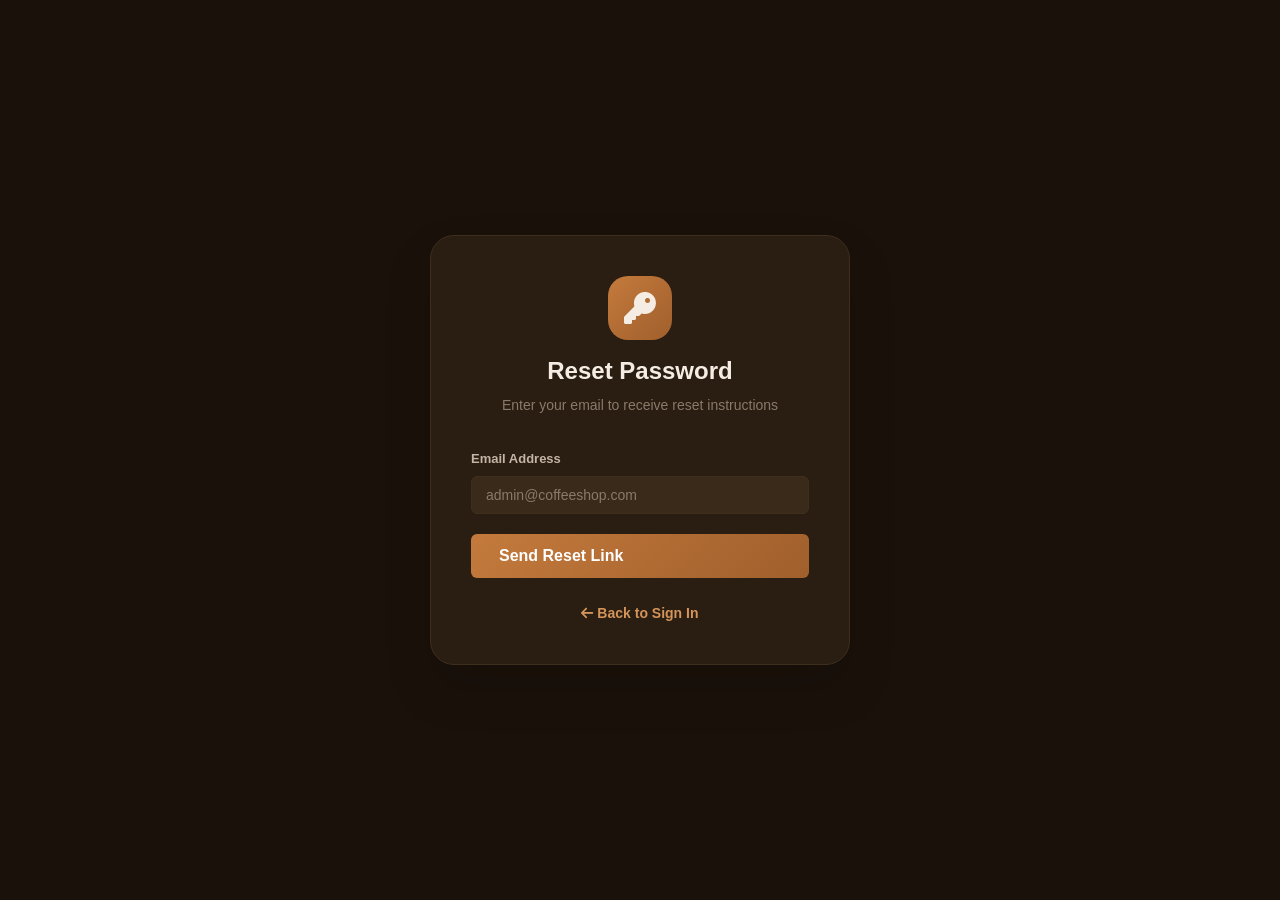
<file: coffe ms/assets/pages/forgot-password.html>
<!DOCTYPE html>
<html lang="en" data-theme="dark">
<head>
  <meta charset="UTF-8">
  <meta name="viewport" content="width=device-width, initial-scale=1.0">
  <title>Forgot Password - Brew & Co.</title>
  <link rel="stylesheet" href="../css/main.css">
  <link rel="stylesheet" href="https://cdnjs.cloudflare.com/ajax/libs/font-awesome/6.5.1/css/all.min.css">
</head>
<body class="auth-page">
  <div class="auth-container">
    <div class="auth-card">
      <div class="auth-logo">
        <div class="icon"><i class="fas fa-key"></i></div>
        <h1>Reset Password</h1>
        <p>Enter your email to receive reset instructions</p>
      </div>
      <form class="auth-form" id="forgot-form" onsubmit="return handleForgot(event)">
        <div class="form-group">
          <label class="form-label">Email Address</label>
          <input class="form-input" type="email" id="forgot-email" placeholder="admin@coffeeshop.com" required>
        </div>
        <button type="submit" class="btn btn-primary btn-lg" style="width:100%">Send Reset Link</button>
      </form>
      <div class="auth-footer">
        <a href="login.html"><i class="fas fa-arrow-left"></i> Back to Sign In</a>
      </div>
    </div>
  </div>

  <script>
    function handleForgot(e) {
      e.preventDefault();
      const email = document.getElementById('forgot-email').value;
      if (!email || !email.includes('@')) {
        alert('Please enter a valid email');
        return false;
      }
      alert('Password reset link sent to ' + email + ' (demo)');
      window.location.href = 'login.html';
      return false;
    }
  </script>
</body>
</html>
</file>
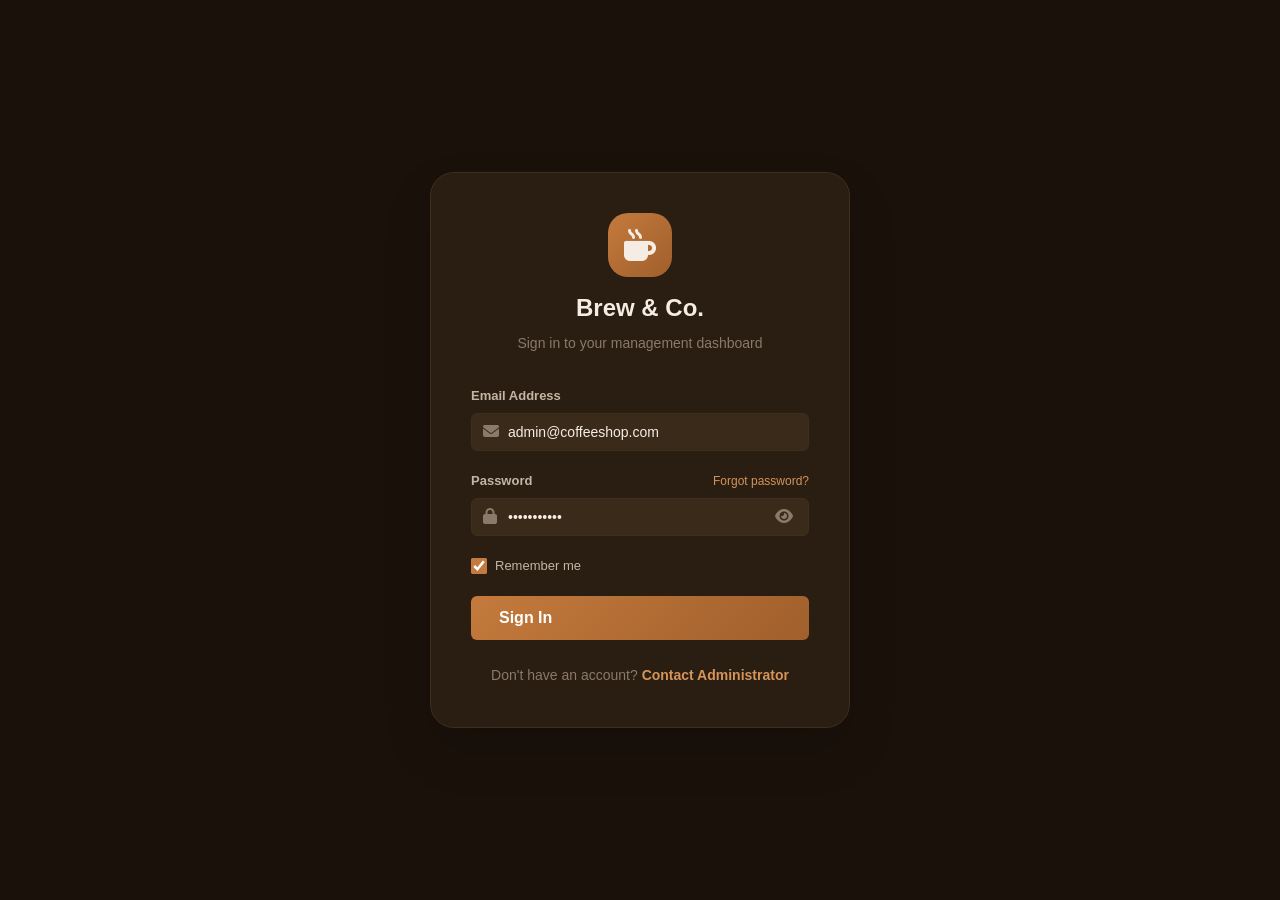
<file: coffe ms/assets/pages/login.html>
<!DOCTYPE html>
<html lang="en" data-theme="dark">
<head>
  <meta charset="UTF-8">
  <meta name="viewport" content="width=device-width, initial-scale=1.0">
  <title>Login - Brew & Co. Management</title>
  <link rel="stylesheet" href="../css/main.css">
  <link rel="stylesheet" href="https://cdnjs.cloudflare.com/ajax/libs/font-awesome/6.5.1/css/all.min.css">
</head>
<body class="auth-page">
  <div class="auth-container">
    <div class="auth-card">
      <div class="auth-logo">
        <div class="icon"><i class="fas fa-mug-hot"></i></div>
        <h1>Brew & Co.</h1>
        <p>Sign in to your management dashboard</p>
      </div>
      <form class="auth-form" id="login-form" onsubmit="return handleLogin(event)">
        <div class="form-group">
          <label class="form-label">Email Address</label>
          <div style="position:relative">
            <input class="form-input" type="email" id="login-email" placeholder="admin@coffeeshop.com" value="admin@coffeeshop.com" required style="padding-left:36px">
            <span style="position:absolute;left:12px;top:50%;transform:translateY(-50%);color:var(--text-muted)"><i class="fas fa-envelope"></i></span>
          </div>
        </div>
        <div class="form-group">
          <label class="form-label">
            <span>Password</span>
            <a href="forgot-password.html">Forgot password?</a>
          </label>
          <div class="password-toggle">
            <input class="form-input" type="password" id="login-password" placeholder="Enter your password" value="password123" required style="padding-left:36px;padding-right:36px">
            <span style="position:absolute;left:12px;top:50%;transform:translateY(-50%);color:var(--text-muted)"><i class="fas fa-lock"></i></span>
            <button type="button" class="toggle-btn" onclick="togglePassword()"><i class="fas fa-eye"></i></button>
          </div>
        </div>
        <div class="form-group" style="display:flex;align-items:center;justify-content:space-between">
          <div class="checkbox-group">
            <input type="checkbox" id="remember-me" checked>
            <label for="remember-me">Remember me</label>
          </div>
        </div>
        <button type="submit" class="btn btn-primary btn-lg" style="width:100%">Sign In</button>
      </form>
      <div class="auth-footer">
        Don't have an account? <a href="#">Contact Administrator</a>
      </div>
    </div>
  </div>

  <script>
    function togglePassword() {
      const input = document.getElementById('login-password');
      input.type = input.type === 'password' ? 'text' : 'password';
    }

    function handleLogin(e) {
      e.preventDefault();
      const email = document.getElementById('login-email').value;
      const password = document.getElementById('login-password').value;

      if (!email || !password) {
        alert('Please fill in all fields');
        return false;
      }

      if (!email.includes('@')) {
        alert('Please enter a valid email');
        return false;
      }

      window.location.href = '../../index.html';
      return false;
    }
  </script>
</body>
</html>
</file>
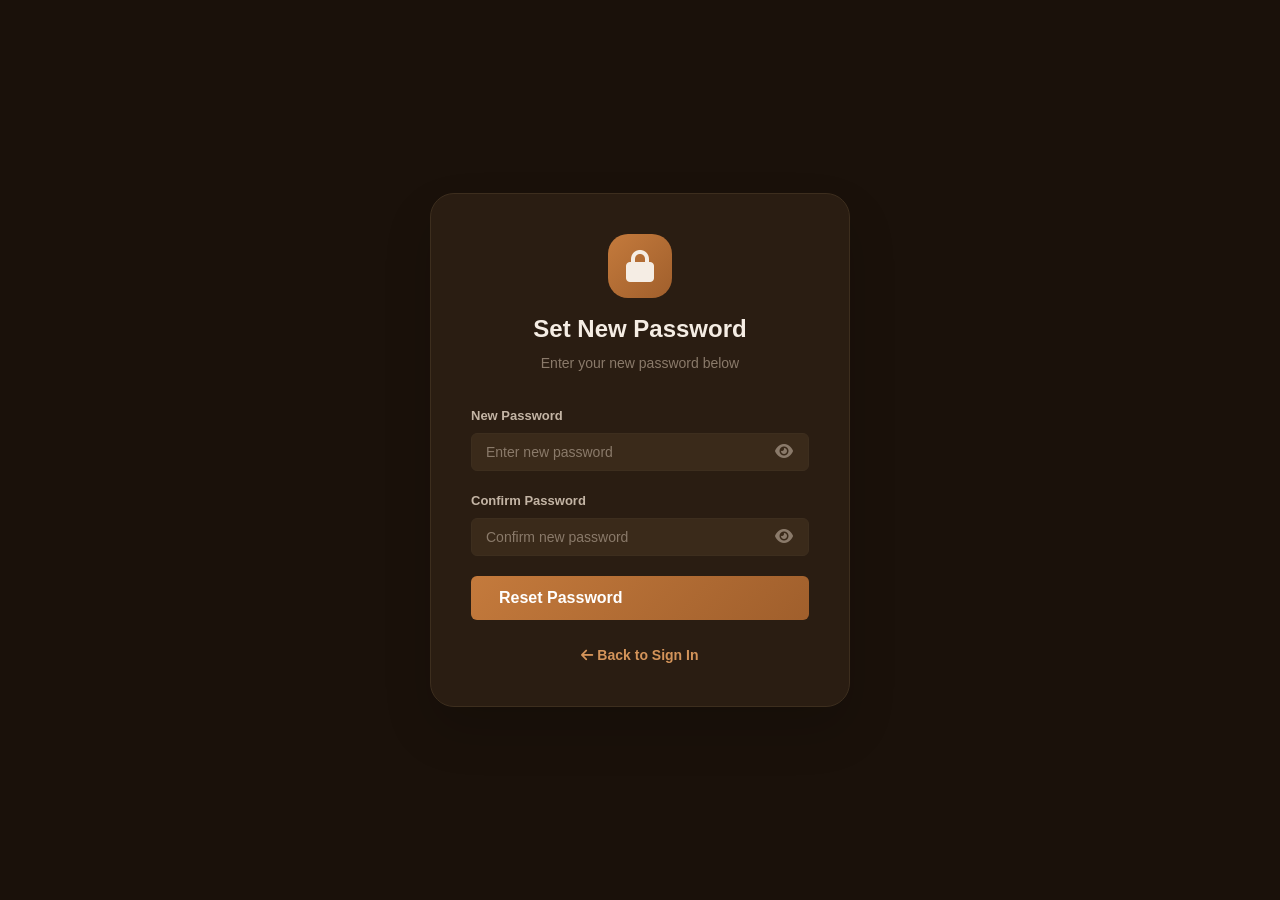
<file: coffe ms/assets/pages/reset-password.html>
<!DOCTYPE html>
<html lang="en" data-theme="dark">
<head>
  <meta charset="UTF-8">
  <meta name="viewport" content="width=device-width, initial-scale=1.0">
  <title>Reset Password - Brew & Co.</title>
  <link rel="stylesheet" href="../css/main.css">
  <link rel="stylesheet" href="https://cdnjs.cloudflare.com/ajax/libs/font-awesome/6.5.1/css/all.min.css">
</head>
<body class="auth-page">
  <div class="auth-container">
    <div class="auth-card">
      <div class="auth-logo">
        <div class="icon"><i class="fas fa-lock"></i></div>
        <h1>Set New Password</h1>
        <p>Enter your new password below</p>
      </div>
      <form class="auth-form" id="reset-form" onsubmit="return handleReset(event)">
        <div class="form-group">
          <label class="form-label">New Password</label>
          <div class="password-toggle">
            <input class="form-input" type="password" id="new-password" placeholder="Enter new password" required>
            <button type="button" class="toggle-btn" onclick="togglePwd('new-password')"><i class="fas fa-eye"></i></button>
          </div>
        </div>
        <div class="form-group">
          <label class="form-label">Confirm Password</label>
          <div class="password-toggle">
            <input class="form-input" type="password" id="confirm-password" placeholder="Confirm new password" required>
            <button type="button" class="toggle-btn" onclick="togglePwd('confirm-password')"><i class="fas fa-eye"></i></button>
          </div>
        </div>
        <button type="submit" class="btn btn-primary btn-lg" style="width:100%">Reset Password</button>
      </form>
      <div class="auth-footer">
        <a href="login.html"><i class="fas fa-arrow-left"></i> Back to Sign In</a>
      </div>
    </div>
  </div>

  <script>
    function togglePwd(id) {
      const input = document.getElementById(id);
      input.type = input.type === 'password' ? 'text' : 'password';
    }

    function handleReset(e) {
      e.preventDefault();
      const pwd = document.getElementById('new-password').value;
      const confirm = document.getElementById('confirm-password').value;

      if (!pwd || pwd.length < 6) {
        alert('Password must be at least 6 characters');
        return false;
      }

      if (pwd !== confirm) {
        alert('Passwords do not match');
        return false;
      }

      alert('Password reset successfully! (demo)');
      window.location.href = 'login.html';
      return false;
    }
  </script>
</body>
</html>
</file>
<file: coffe ms/assets/css/main.css>
:root {
  --glass-bg: rgba(255, 255, 255, 0.08);
  --glass-border: rgba(255, 255, 255, 0.12);
  --glass-shadow: 0 8px 32px rgba(0, 0, 0, 0.12);
  --glass-blur: blur(16px);
  --primary: #c47a3c;
  --primary-light: #d4945a;
  --primary-dark: #a05f2c;
  --secondary: #2d1b0e;
  --accent: #e8c9a0;
  --bg-dark: #1a110a;
  --bg-card: #2a1d12;
  --bg-card-hover: #352618;
  --bg-input: #3a2a1a;
  --text-primary: #f5ede4;
  --text-secondary: #c4b5a5;
  --text-muted: #8a7a6a;
  --border-color: #3d2e1e;
  --success: #4ade80;
  --warning: #fbbf24;
  --danger: #f87171;
  --info: #60a5fa;
  --sidebar-width: 260px;
  --navbar-height: 64px;
  --radius-sm: 6px;
  --radius-md: 12px;
  --radius-lg: 20px;
  --radius-xl: 24px;
  --transition: all 0.3s cubic-bezier(0.4, 0, 0.2, 1);
}

[data-theme="light"] {
  --bg-dark: #f8f5f0;
  --bg-card: #ffffff;
  --bg-card-hover: #f0ebe4;
  --bg-input: #e8e0d8;
  --text-primary: #2d1b0e;
  --text-secondary: #6b5a4a;
  --text-muted: #a09080;
  --border-color: #ddd5cc;
  --glass-bg: rgba(255, 255, 255, 0.5);
  --glass-border: rgba(0, 0, 0, 0.08);
  --glass-shadow: 0 8px 32px rgba(0, 0, 0, 0.06);
}

*, *::before, *::after { margin: 0; padding: 0; box-sizing: border-box; }

html { font-size: 16px; scroll-behavior: smooth; }

body {
  font-family: -apple-system, BlinkMacSystemFont, 'Segoe UI', Roboto, 'Helvetica Neue', Arial, sans-serif;
  background: var(--bg-dark);
  color: var(--text-primary);
  line-height: 1.6;
  min-height: 100vh;
  transition: var(--transition);
}

::-webkit-scrollbar { width: 6px; height: 6px; }
::-webkit-scrollbar-track { background: transparent; }
::-webkit-scrollbar-thumb { background: var(--border-color); border-radius: 3px; }
::-webkit-scrollbar-thumb:hover { background: var(--text-muted); }

a { color: var(--primary-light); text-decoration: none; }
a:hover { color: var(--primary); }

/* === SIDEBAR === */
.sidebar {
  position: fixed;
  top: 0;
  left: 0;
  width: var(--sidebar-width);
  height: 100vh;
  background: var(--bg-card);
  border-right: 1px solid var(--border-color);
  z-index: 100;
  display: flex;
  flex-direction: column;
  transition: var(--transition);
}

.sidebar-brand {
  padding: 20px 24px;
  display: flex;
  align-items: center;
  gap: 12px;
  border-bottom: 1px solid var(--border-color);
}

.sidebar-brand .brand-icon {
  width: 40px;
  height: 40px;
  background: linear-gradient(135deg, var(--primary), var(--primary-dark));
  border-radius: var(--radius-md);
  display: flex;
  align-items: center;
  justify-content: center;
  font-size: 20px;
}

.sidebar-brand .brand-text {
  font-size: 18px;
  font-weight: 700;
  color: var(--text-primary);
}

.sidebar-brand .brand-sub {
  font-size: 11px;
  color: var(--text-muted);
  display: block;
  margin-top: -2px;
}

.sidebar-nav {
  flex: 1;
  padding: 16px 12px;
  overflow-y: auto;
}

.sidebar-section { margin-bottom: 8px; }

.sidebar-label {
  padding: 8px 12px 4px;
  font-size: 10px;
  text-transform: uppercase;
  letter-spacing: 1.2px;
  color: var(--text-muted);
  font-weight: 600;
}

.sidebar-link {
  display: flex;
  align-items: center;
  gap: 12px;
  padding: 10px 12px;
  border-radius: var(--radius-sm);
  color: var(--text-secondary);
  text-decoration: none;
  font-size: 14px;
  font-weight: 500;
  transition: var(--transition);
  cursor: pointer;
  border: none;
  background: none;
  width: 100%;
  text-align: left;
}

.sidebar-link:hover {
  background: var(--bg-card-hover);
  color: var(--text-primary);
}

.sidebar-link.active {
  background: linear-gradient(135deg, rgba(196, 122, 60, 0.15), rgba(196, 122, 60, 0.05));
  color: var(--primary-light);
  border-right: 3px solid var(--primary);
}

.sidebar-link .icon {
  width: 20px;
  text-align: center;
  font-size: 16px;
}

.sidebar-link .badge {
  margin-left: auto;
  background: var(--primary);
  color: #fff;
  font-size: 10px;
  padding: 2px 8px;
  border-radius: 10px;
  font-weight: 600;
}

.sidebar-footer {
  padding: 16px 12px;
  border-top: 1px solid var(--border-color);
}

/* === NAVBAR === */
.navbar {
  position: fixed;
  top: 0;
  left: var(--sidebar-width);
  right: 0;
  height: var(--navbar-height);
  background: var(--glass-bg);
  backdrop-filter: var(--glass-blur);
  -webkit-backdrop-filter: var(--glass-blur);
  border-bottom: 1px solid var(--glass-border);
  display: flex;
  align-items: center;
  justify-content: space-between;
  padding: 0 24px;
  z-index: 99;
  transition: var(--transition);
}

.navbar-left {
  display: flex;
  align-items: center;
  gap: 16px;
}

.navbar-right {
  display: flex;
  align-items: center;
  gap: 12px;
}

.navbar-search {
  display: flex;
  align-items: center;
  gap: 8px;
  background: var(--bg-input);
  border: 1px solid var(--border-color);
  border-radius: var(--radius-sm);
  padding: 8px 16px;
  width: 320px;
  transition: var(--transition);
}

.navbar-search:focus-within {
  border-color: var(--primary);
  box-shadow: 0 0 0 3px rgba(196, 122, 60, 0.1);
}

.navbar-search input {
  background: none;
  border: none;
  outline: none;
  color: var(--text-primary);
  font-size: 14px;
  width: 100%;
}

.navbar-search input::placeholder { color: var(--text-muted); }

.nav-btn {
  width: 40px;
  height: 40px;
  border-radius: var(--radius-sm);
  border: 1px solid var(--border-color);
  background: var(--bg-card);
  color: var(--text-secondary);
  display: flex;
  align-items: center;
  justify-content: center;
  cursor: pointer;
  transition: var(--transition);
  position: relative;
  font-size: 16px;
}

.nav-btn:hover {
  background: var(--bg-card-hover);
  color: var(--text-primary);
}

.nav-btn .dot {
  position: absolute;
  top: 8px;
  right: 8px;
  width: 8px;
  height: 8px;
  background: var(--danger);
  border-radius: 50%;
  border: 2px solid var(--bg-card);
}

/* === MAIN CONTENT === */
.main-content {
  margin-left: var(--sidebar-width);
  margin-top: var(--navbar-height);
  padding: 24px;
  min-height: calc(100vh - var(--navbar-height));
  transition: var(--transition);
}

.page-header {
  display: flex;
  align-items: center;
  justify-content: space-between;
  margin-bottom: 24px;
  flex-wrap: wrap;
  gap: 16px;
}

.page-title {
  font-size: 24px;
  font-weight: 700;
}

.page-subtitle {
  font-size: 14px;
  color: var(--text-muted);
  margin-top: 4px;
}

/* === CARDS === */
.card {
  background: var(--bg-card);
  border: 1px solid var(--border-color);
  border-radius: var(--radius-lg);
  padding: 24px;
  transition: var(--transition);
}

.card:hover {
  border-color: rgba(196, 122, 60, 0.2);
}

.card-header {
  display: flex;
  align-items: center;
  justify-content: space-between;
  margin-bottom: 16px;
}

.card-title {
  font-size: 16px;
  font-weight: 600;
}

.card-glass {
  background: var(--glass-bg);
  backdrop-filter: var(--glass-blur);
  -webkit-backdrop-filter: var(--glass-blur);
  border: 1px solid var(--glass-border);
  box-shadow: var(--glass-shadow);
}

/* === STAT CARDS === */
.stats-grid {
  display: grid;
  grid-template-columns: repeat(auto-fit, minmax(240px, 1fr));
  gap: 16px;
  margin-bottom: 24px;
}

.stat-card {
  background: var(--bg-card);
  border: 1px solid var(--border-color);
  border-radius: var(--radius-lg);
  padding: 20px 24px;
  display: flex;
  align-items: center;
  gap: 16px;
  transition: var(--transition);
  cursor: default;
}

.stat-card:hover {
  border-color: var(--primary);
  transform: translateY(-2px);
  box-shadow: 0 8px 24px rgba(196, 122, 60, 0.1);
}

.stat-icon {
  width: 48px;
  height: 48px;
  border-radius: var(--radius-md);
  display: flex;
  align-items: center;
  justify-content: center;
  font-size: 20px;
  flex-shrink: 0;
}

.stat-icon.primary { background: rgba(196, 122, 60, 0.15); color: var(--primary-light); }
.stat-icon.success { background: rgba(74, 222, 128, 0.15); color: var(--success); }
.stat-icon.warning { background: rgba(251, 191, 36, 0.15); color: var(--warning); }
.stat-icon.info { background: rgba(96, 165, 250, 0.15); color: var(--info); }
.stat-icon.danger { background: rgba(248, 113, 113, 0.15); color: var(--danger); }

.stat-info { flex: 1; }

.stat-label {
  font-size: 13px;
  color: var(--text-muted);
  margin-bottom: 4px;
}

.stat-value {
  font-size: 24px;
  font-weight: 700;
  line-height: 1.2;
}

.stat-change {
  font-size: 12px;
  display: flex;
  align-items: center;
  gap: 4px;
  margin-top: 4px;
}

.stat-change.up { color: var(--success); }
.stat-change.down { color: var(--danger); }

/* === BUTTONS === */
.btn {
  display: inline-flex;
  align-items: center;
  gap: 8px;
  padding: 10px 20px;
  border-radius: var(--radius-sm);
  font-size: 14px;
  font-weight: 600;
  cursor: pointer;
  transition: var(--transition);
  border: none;
  text-decoration: none;
  line-height: 1;
}

.btn:active { transform: scale(0.98); }

.btn-primary {
  background: linear-gradient(135deg, var(--primary), var(--primary-dark));
  color: #fff;
}

.btn-primary:hover { box-shadow: 0 4px 16px rgba(196, 122, 60, 0.3); }

.btn-secondary {
  background: var(--bg-input);
  color: var(--text-primary);
  border: 1px solid var(--border-color);
}

.btn-secondary:hover { background: var(--bg-card-hover); }

.btn-success { background: var(--success); color: #000; }
.btn-success:hover { box-shadow: 0 4px 16px rgba(74, 222, 128, 0.3); }

.btn-danger { background: var(--danger); color: #fff; }
.btn-danger:hover { box-shadow: 0 4px 16px rgba(248, 113, 113, 0.3); }

.btn-warning { background: var(--warning); color: #000; }
.btn-info { background: var(--info); color: #000; }

.btn-sm { padding: 6px 12px; font-size: 12px; }
.btn-lg { padding: 14px 28px; font-size: 16px; }
.btn-icon { padding: 8px; border-radius: 50%; }
.btn-ghost { background: transparent; color: var(--text-secondary); }
.btn-ghost:hover { background: var(--bg-card-hover); color: var(--text-primary); }
.btn-group { display: flex; gap: 8px; flex-wrap: wrap; }

/* === TABLES === */
.table-container {
  overflow-x: auto;
  border-radius: var(--radius-lg);
  border: 1px solid var(--border-color);
}

table {
  width: 100%;
  border-collapse: collapse;
}

thead {
  background: var(--bg-card);
  border-bottom: 2px solid var(--border-color);
}

th {
  padding: 12px 16px;
  text-align: left;
  font-size: 11px;
  text-transform: uppercase;
  letter-spacing: 0.8px;
  color: var(--text-muted);
  font-weight: 600;
  white-space: nowrap;
}

td {
  padding: 12px 16px;
  font-size: 14px;
  border-bottom: 1px solid var(--border-color);
  color: var(--text-secondary);
}

tr:hover td { background: var(--bg-card-hover); }

tr:last-child td { border-bottom: none; }

/* === BADGES === */
.badge {
  display: inline-flex;
  align-items: center;
  padding: 3px 10px;
  border-radius: 12px;
  font-size: 11px;
  font-weight: 600;
  gap: 4px;
}

.badge-success { background: rgba(74, 222, 128, 0.12); color: var(--success); }
.badge-warning { background: rgba(251, 191, 36, 0.12); color: var(--warning); }
.badge-danger { background: rgba(248, 113, 113, 0.12); color: var(--danger); }
.badge-info { background: rgba(96, 165, 250, 0.12); color: var(--info); }
.badge-secondary { background: var(--bg-input); color: var(--text-muted); }

/* === FORMS === */
.form-group { margin-bottom: 16px; }

.form-label {
  display: block;
  font-size: 13px;
  font-weight: 600;
  color: var(--text-secondary);
  margin-bottom: 6px;
}

.form-input, .form-select, .form-textarea {
  width: 100%;
  padding: 10px 14px;
  background: var(--bg-input);
  border: 1px solid var(--border-color);
  border-radius: var(--radius-sm);
  color: var(--text-primary);
  font-size: 14px;
  transition: var(--transition);
  font-family: inherit;
}

.form-input:focus, .form-select:focus, .form-textarea:focus {
  outline: none;
  border-color: var(--primary);
  box-shadow: 0 0 0 3px rgba(196, 122, 60, 0.1);
}

.form-input::placeholder { color: var(--text-muted); }
.form-textarea { min-height: 100px; resize: vertical; }
.form-select { cursor: pointer; }
.form-input.error { border-color: var(--danger); }
.form-error { color: var(--danger); font-size: 12px; margin-top: 4px; }

.form-row {
  display: grid;
  grid-template-columns: 1fr 1fr;
  gap: 16px;
}

@media (max-width: 768px) {
  .form-row { grid-template-columns: 1fr; }
}

/* === MODALS === */
.modal-overlay {
  position: fixed;
  top: 0;
  left: 0;
  right: 0;
  bottom: 0;
  background: rgba(0, 0, 0, 0.6);
  backdrop-filter: blur(4px);
  z-index: 200;
  display: none;
  align-items: center;
  justify-content: center;
  padding: 20px;
  animation: fadeIn 0.2s ease;
}

.modal-overlay.open { display: flex; }

.modal {
  background: var(--bg-card);
  border: 1px solid var(--border-color);
  border-radius: var(--radius-xl);
  width: 100%;
  max-width: 520px;
  max-height: 85vh;
  overflow-y: auto;
  animation: slideUp 0.3s ease;
  box-shadow: 0 24px 48px rgba(0, 0, 0, 0.3);
}

.modal-header {
  display: flex;
  align-items: center;
  justify-content: space-between;
  padding: 20px 24px;
  border-bottom: 1px solid var(--border-color);
}

.modal-title { font-size: 18px; font-weight: 700; }

.modal-close {
  width: 32px;
  height: 32px;
  border-radius: 50%;
  border: none;
  background: var(--bg-input);
  color: var(--text-secondary);
  display: flex;
  align-items: center;
  justify-content: center;
  cursor: pointer;
  transition: var(--transition);
  font-size: 18px;
}

.modal-close:hover { background: var(--danger); color: #fff; }

.modal-body { padding: 24px; }

.modal-footer {
  display: flex;
  align-items: center;
  justify-content: flex-end;
  gap: 8px;
  padding: 16px 24px;
  border-top: 1px solid var(--border-color);
}

/* === TOAST === */
.toast-container {
  position: fixed;
  top: 20px;
  right: 20px;
  z-index: 300;
  display: flex;
  flex-direction: column;
  gap: 8px;
}

.toast {
  padding: 14px 20px;
  border-radius: var(--radius-md);
  color: #fff;
  font-size: 14px;
  font-weight: 500;
  box-shadow: 0 8px 24px rgba(0, 0, 0, 0.2);
  display: flex;
  align-items: center;
  gap: 10px;
  animation: slideInRight 0.3s ease;
  min-width: 300px;
  border: 1px solid rgba(255, 255, 255, 0.1);
}

.toast.success { background: #166534; }
.toast.error { background: #991b1b; }
.toast.warning { background: #854d0e; }
.toast.info { background: #1e3a5f; }

.toast-close {
  margin-left: auto;
  background: none;
  border: none;
  color: inherit;
  cursor: pointer;
  font-size: 18px;
  opacity: 0.7;
}

.toast-close:hover { opacity: 1; }

/* === GRID LAYOUTS === */
.grid-2 { display: grid; grid-template-columns: 1fr 1fr; gap: 16px; }
.grid-3 { display: grid; grid-template-columns: 1fr 1fr 1fr; gap: 16px; }
.grid-4 { display: grid; grid-template-columns: repeat(auto-fit, minmax(200px, 1fr)); gap: 16px; }

@media (max-width: 992px) {
  .grid-2, .grid-3 { grid-template-columns: 1fr; }
}

/* === EMPTY STATE === */
.empty-state {
  text-align: center;
  padding: 60px 20px;
}

.empty-state .icon {
  font-size: 48px;
  margin-bottom: 16px;
  opacity: 0.3;
}

.empty-state h3 {
  font-size: 18px;
  color: var(--text-secondary);
  margin-bottom: 8px;
}

.empty-state p {
  color: var(--text-muted);
  font-size: 14px;
  margin-bottom: 20px;
}

/* === LOADING === */
.loading-spinner {
  width: 40px;
  height: 40px;
  border: 3px solid var(--border-color);
  border-top-color: var(--primary);
  border-radius: 50%;
  animation: spin 0.8s linear infinite;
  margin: 40px auto;
}

.loading-overlay {
  position: fixed;
  top: 0;
  left: 0;
  right: 0;
  bottom: 0;
  background: rgba(0, 0, 0, 0.5);
  z-index: 500;
  display: flex;
  align-items: center;
  justify-content: center;
}

/* === SEARCH BAR === */
.search-bar {
  display: flex;
  align-items: center;
  gap: 8px;
  background: var(--bg-input);
  border: 1px solid var(--border-color);
  border-radius: var(--radius-sm);
  padding: 8px 14px;
  min-width: 240px;
  transition: var(--transition);
}

.search-bar:focus-within {
  border-color: var(--primary);
  box-shadow: 0 0 0 3px rgba(196, 122, 60, 0.1);
}

.search-bar input {
  background: none;
  border: none;
  outline: none;
  color: var(--text-primary);
  font-size: 14px;
  width: 100%;
}

.search-bar input::placeholder { color: var(--text-muted); }

/* === TABS === */
.tabs {
  display: flex;
  gap: 4px;
  border-bottom: 1px solid var(--border-color);
  margin-bottom: 24px;
  overflow-x: auto;
}

.tab {
  padding: 10px 20px;
  border: none;
  background: none;
  color: var(--text-muted);
  font-size: 14px;
  font-weight: 500;
  cursor: pointer;
  border-bottom: 2px solid transparent;
  transition: var(--transition);
  white-space: nowrap;
}

.tab:hover { color: var(--text-primary); }

.tab.active {
  color: var(--primary-light);
  border-bottom-color: var(--primary);
}

/* === FILTER BAR === */
.filter-bar {
  display: flex;
  align-items: center;
  gap: 12px;
  margin-bottom: 20px;
  flex-wrap: wrap;
}

.filter-bar select {
  padding: 8px 12px;
  background: var(--bg-input);
  border: 1px solid var(--border-color);
  border-radius: var(--radius-sm);
  color: var(--text-primary);
  font-size: 13px;
}

/* === CONFIRM DIALOG === */
.confirm-dialog .modal { max-width: 400px; text-align: center; }
.confirm-dialog .modal-body { padding: 32px 24px; }
.confirm-dialog .icon { font-size: 48px; margin-bottom: 16px; }
.confirm-dialog .icon.warning-icon { color: var(--warning); }
.confirm-dialog h3 { font-size: 18px; margin-bottom: 8px; }
.confirm-dialog p { color: var(--text-muted); font-size: 14px; margin-bottom: 24px; }

/* === ANIMATIONS === */
@keyframes fadeIn { from { opacity: 0; } to { opacity: 1; } }
@keyframes slideUp { from { opacity: 0; transform: translateY(20px); } to { opacity: 1; transform: translateY(0); } }
@keyframes slideInRight { from { opacity: 0; transform: translateX(40px); } to { opacity: 1; transform: translateX(0); } }
@keyframes spin { to { transform: rotate(360deg); } }
@keyframes pulse { 0%, 100% { opacity: 1; } 50% { opacity: 0.5; } }
@keyframes scaleIn { from { opacity: 0; transform: scale(0.95); } to { opacity: 1; transform: scale(1); } }

/* === SIDEBAR TOGGLE (Mobile) === */
.sidebar-toggle {
  display: none;
  width: 40px;
  height: 40px;
  border-radius: var(--radius-sm);
  border: 1px solid var(--border-color);
  background: var(--bg-card);
  color: var(--text-secondary);
  align-items: center;
  justify-content: center;
  cursor: pointer;
  font-size: 20px;
}

/* === RESPONSIVE === */
@media (max-width: 1024px) {
  .sidebar { transform: translateX(-100%); }
  .sidebar.open { transform: translateX(0); }
  .navbar { left: 0; }
  .main-content { margin-left: 0; }
  .sidebar-toggle { display: flex; }
  .navbar-search { width: 200px; }
}

@media (max-width: 768px) {
  .main-content { padding: 16px; }
  .stats-grid { grid-template-columns: 1fr 1fr; }
  .navbar-search { display: none; }
  .page-header { flex-direction: column; align-items: flex-start; }
  .grid-4 { grid-template-columns: 1fr 1fr; }
}

@media (max-width: 480px) {
  .stats-grid { grid-template-columns: 1fr; }
  .grid-4 { grid-template-columns: 1fr; }
}

/* === AUTH PAGES === */
.auth-page {
  margin: 0;
  min-height: 100vh;
  display: flex;
  align-items: center;
  justify-content: center;
  background: var(--bg-dark);
  padding: 20px;
}

.auth-container {
  width: 100%;
  max-width: 420px;
}

.auth-card {
  background: var(--bg-card);
  border: 1px solid var(--border-color);
  border-radius: var(--radius-xl);
  padding: 40px;
  box-shadow: 0 24px 48px rgba(0, 0, 0, 0.15);
}

.auth-logo {
  text-align: center;
  margin-bottom: 32px;
}

.auth-logo .icon {
  width: 64px;
  height: 64px;
  background: linear-gradient(135deg, var(--primary), var(--primary-dark));
  border-radius: var(--radius-lg);
  display: inline-flex;
  align-items: center;
  justify-content: center;
  font-size: 32px;
  margin-bottom: 12px;
}

.auth-logo h1 {
  font-size: 24px;
  font-weight: 700;
}

.auth-logo p {
  color: var(--text-muted);
  font-size: 14px;
  margin-top: 4px;
}

.auth-form .form-group { margin-bottom: 20px; }

.auth-form .form-label {
  display: flex;
  align-items: center;
  justify-content: space-between;
}

.auth-form .form-label a {
  font-size: 12px;
  font-weight: 500;
}

.password-toggle {
  position: relative;
}

.password-toggle .toggle-btn {
  position: absolute;
  right: 12px;
  top: 50%;
  transform: translateY(-50%);
  background: none;
  border: none;
  color: var(--text-muted);
  cursor: pointer;
  font-size: 16px;
  padding: 4px;
}

.password-toggle .toggle-btn:hover { color: var(--text-primary); }

.checkbox-group {
  display: flex;
  align-items: center;
  gap: 8px;
}

.checkbox-group input[type="checkbox"] {
  width: 16px;
  height: 16px;
  accent-color: var(--primary);
}

.checkbox-group label {
  font-size: 13px;
  color: var(--text-secondary);
}

.auth-footer {
  text-align: center;
  margin-top: 24px;
  font-size: 14px;
  color: var(--text-muted);
}

.auth-footer a { font-weight: 600; }

/* === SETTINGS === */
.settings-section {
  margin-bottom: 32px;
}

.settings-section h3 {
  font-size: 16px;
  font-weight: 600;
  margin-bottom: 16px;
  padding-bottom: 8px;
  border-bottom: 1px solid var(--border-color);
}

.theme-switch {
  display: flex;
  align-items: center;
  gap: 16px;
  padding: 16px;
  background: var(--bg-input);
  border-radius: var(--radius-md);
  cursor: pointer;
  transition: var(--transition);
}

.theme-switch:hover { background: var(--bg-card-hover); }

.theme-switch .info h4 { font-size: 14px; }
.theme-switch .info p { font-size: 12px; color: var(--text-muted); }

.toggle-switch {
  width: 48px;
  height: 26px;
  background: var(--border-color);
  border-radius: 13px;
  position: relative;
  cursor: pointer;
  transition: var(--transition);
  flex-shrink: 0;
}

.toggle-switch.active { background: var(--primary); }

.toggle-switch .knob {
  width: 22px;
  height: 22px;
  background: #fff;
  border-radius: 50%;
  position: absolute;
  top: 2px;
  left: 2px;
  transition: var(--transition);
}

.toggle-switch.active .knob { left: 24px; }

/* === POS === */
.pos-layout {
  display: grid;
  grid-template-columns: 1fr 380px;
  gap: 20px;
  height: calc(100vh - var(--navbar-height) - 48px);
}

.pos-products {
  overflow-y: auto;
  padding-right: 8px;
}

.pos-cart {
  background: var(--bg-card);
  border: 1px solid var(--border-color);
  border-radius: var(--radius-xl);
  display: flex;
  flex-direction: column;
  overflow: hidden;
}

.pos-cart-header {
  padding: 16px 20px;
  border-bottom: 1px solid var(--border-color);
  display: flex;
  align-items: center;
  justify-content: space-between;
}

.pos-cart-items {
  flex: 1;
  overflow-y: auto;
  padding: 12px 16px;
}

.pos-cart-item {
  display: flex;
  align-items: center;
  gap: 12px;
  padding: 12px;
  background: var(--bg-input);
  border-radius: var(--radius-sm);
  margin-bottom: 8px;
}

.pos-cart-item .item-info { flex: 1; }
.pos-cart-item .item-name { font-size: 14px; font-weight: 600; }
.pos-cart-item .item-price { font-size: 13px; color: var(--primary-light); }

.qty-control {
  display: flex;
  align-items: center;
  gap: 8px;
}

.qty-control button {
  width: 28px;
  height: 28px;
  border-radius: 50%;
  border: 1px solid var(--border-color);
  background: var(--bg-card);
  color: var(--text-primary);
  display: flex;
  align-items: center;
  justify-content: center;
  cursor: pointer;
  font-size: 14px;
  transition: var(--transition);
}

.qty-control button:hover { border-color: var(--primary); }
.qty-control span { font-size: 14px; font-weight: 600; min-width: 20px; text-align: center; }

.pos-cart-summary {
  padding: 16px 20px;
  border-top: 1px solid var(--border-color);
}

.pos-cart-summary .row {
  display: flex;
  justify-content: space-between;
  margin-bottom: 8px;
  font-size: 14px;
}

.pos-cart-summary .row.total {
  font-size: 20px;
  font-weight: 700;
  padding-top: 8px;
  border-top: 1px solid var(--border-color);
}

.pos-cart-summary .row.total .value { color: var(--primary-light); }

.pos-payment-options {
  display: flex;
  gap: 8px;
  margin: 12px 0;
  flex-wrap: wrap;
}

.pos-payment-btn {
  flex: 1;
  padding: 10px;
  border: 1px solid var(--border-color);
  border-radius: var(--radius-sm);
  background: var(--bg-input);
  color: var(--text-secondary);
  font-size: 12px;
  font-weight: 600;
  cursor: pointer;
  transition: var(--transition);
  text-align: center;
  min-width: 80px;
}

.pos-payment-btn:hover, .pos-payment-btn.active {
  border-color: var(--primary);
  color: var(--primary-light);
  background: rgba(196, 122, 60, 0.1);
}

.pos-product-grid {
  display: grid;
  grid-template-columns: repeat(auto-fill, minmax(150px, 1fr));
  gap: 12px;
}

.pos-product-item {
  background: var(--bg-card);
  border: 1px solid var(--border-color);
  border-radius: var(--radius-md);
  padding: 16px 12px;
  text-align: center;
  cursor: pointer;
  transition: var(--transition);
}

.pos-product-item:hover {
  border-color: var(--primary);
  transform: translateY(-2px);
  box-shadow: 0 8px 24px rgba(196, 122, 60, 0.1);
}

.pos-product-item .product-icon {
  font-size: 32px;
  margin-bottom: 8px;
}

.pos-product-item .product-name { font-size: 13px; font-weight: 600; margin-bottom: 4px; }
.pos-product-item .product-price { font-size: 14px; color: var(--primary-light); font-weight: 700; }

.pos-categories {
  display: flex;
  gap: 8px;
  margin-bottom: 16px;
  overflow-x: auto;
  padding-bottom: 4px;
}

.pos-cat-btn {
  padding: 6px 16px;
  border-radius: 20px;
  border: 1px solid var(--border-color);
  background: var(--bg-card);
  color: var(--text-secondary);
  font-size: 12px;
  font-weight: 500;
  cursor: pointer;
  transition: var(--transition);
  white-space: nowrap;
}

.pos-cat-btn:hover, .pos-cat-btn.active {
  background: var(--primary);
  color: #fff;
  border-color: var(--primary);
}

@media (max-width: 1024px) {
  .pos-layout { grid-template-columns: 1fr; height: auto; }
  .pos-cart { position: fixed; bottom: 0; left: 0; right: 0; max-height: 50vh; border-radius: var(--radius-xl) var(--radius-xl) 0 0; z-index: 50; }
  .pos-cart.open { display: flex; }
}

/* === CHART CONTAINERS === */
.chart-container {
  position: relative;
  height: 300px;
}

.chart-container-sm {
  position: relative;
  height: 250px;
}

/* === RECENT ACTIVITIES === */
.activity-list { display: flex; flex-direction: column; gap: 12px; }

.activity-item {
  display: flex;
  align-items: flex-start;
  gap: 12px;
  padding: 12px;
  border-radius: var(--radius-sm);
  transition: var(--transition);
}

.activity-item:hover { background: var(--bg-card-hover); }

.activity-dot {
  width: 10px;
  height: 10px;
  border-radius: 50%;
  margin-top: 4px;
  flex-shrink: 0;
}

.activity-dot.order { background: var(--primary); }
.activity-dot.product { background: var(--info); }
.activity-dot.customer { background: var(--success); }
.activity-dot.inventory { background: var(--warning); }

.activity-content { flex: 1; }
.activity-content .text { font-size: 14px; }
.activity-content .text strong { color: var(--text-primary); }
.activity-content .time { font-size: 12px; color: var(--text-muted); margin-top: 2px; }

/* === QUICK ACTIONS === */
.quick-actions {
  display: grid;
  grid-template-columns: 1fr 1fr;
  gap: 12px;
}

.quick-action-btn {
  display: flex;
  align-items: center;
  gap: 12px;
  padding: 16px;
  border-radius: var(--radius-md);
  border: 1px solid var(--border-color);
  background: var(--bg-card);
  cursor: pointer;
  transition: var(--transition);
  text-align: left;
}

.quick-action-btn:hover {
  border-color: var(--primary);
  background: var(--bg-card-hover);
}

.quick-action-btn .icon {
  width: 40px;
  height: 40px;
  border-radius: var(--radius-sm);
  display: flex;
  align-items: center;
  justify-content: center;
  font-size: 18px;
  flex-shrink: 0;
}

.quick-action-btn .info h4 { font-size: 13px; font-weight: 600; }
.quick-action-btn .info p { font-size: 11px; color: var(--text-muted); margin-top: 2px; }

/* === PROFILE HEADER (Customer/Employee) === */
.profile-header {
  display: flex;
  align-items: center;
  gap: 24px;
  padding: 24px;
  background: var(--bg-card);
  border: 1px solid var(--border-color);
  border-radius: var(--radius-xl);
  margin-bottom: 24px;
}

.profile-avatar {
  width: 80px;
  height: 80px;
  border-radius: 50%;
  background: linear-gradient(135deg, var(--primary), var(--primary-dark));
  display: flex;
  align-items: center;
  justify-content: center;
  font-size: 32px;
  color: #fff;
  flex-shrink: 0;
}

.profile-info h2 { font-size: 22px; font-weight: 700; }
.profile-info .detail { color: var(--text-muted); font-size: 14px; margin-top: 4px; }

/* === DROPDOWN === */
.dropdown {
  position: relative;
}

.dropdown-menu {
  position: absolute;
  top: calc(100% + 8px);
  right: 0;
  background: var(--bg-card);
  border: 1px solid var(--border-color);
  border-radius: var(--radius-lg);
  box-shadow: 0 16px 48px rgba(0, 0, 0, 0.25);
  min-width: 320px;
  max-height: 400px;
  overflow-y: auto;
  display: none;
  z-index: 150;
  animation: scaleIn 0.15s ease;
}

.dropdown-menu.open { display: block; }

.dropdown-menu.profile-dropdown { min-width: 220px; }

.dropdown-header {
  padding: 14px 16px;
  border-bottom: 1px solid var(--border-color);
  font-weight: 600;
  font-size: 13px;
  color: var(--text-muted);
  display: flex;
  align-items: center;
  justify-content: space-between;
}

.dropdown-header .mark-read {
  font-size: 11px;
  color: var(--primary-light);
  cursor: pointer;
  font-weight: 500;
}

.dropdown-header .mark-read:hover { text-decoration: underline; }

.dropdown-item {
  display: flex;
  align-items: flex-start;
  gap: 12px;
  padding: 12px 16px;
  cursor: pointer;
  transition: var(--transition);
  border-bottom: 1px solid var(--border-color);
}

.dropdown-item:last-child { border-bottom: none; }

.dropdown-item:hover { background: var(--bg-card-hover); }

.dropdown-item .item-icon {
  width: 36px;
  height: 36px;
  border-radius: 50%;
  display: flex;
  align-items: center;
  justify-content: center;
  flex-shrink: 0;
  font-size: 14px;
}

.dropdown-item .item-icon.primary { background: rgba(196, 122, 60, 0.15); color: var(--primary-light); }
.dropdown-item .item-icon.success { background: rgba(74, 222, 128, 0.15); color: var(--success); }
.dropdown-item .item-icon.warning { background: rgba(251, 191, 36, 0.15); color: var(--warning); }
.dropdown-item .item-icon.info { background: rgba(96, 165, 250, 0.15); color: var(--info); }

.dropdown-item .item-text { flex: 1; }
.dropdown-item .item-text .title { font-size: 13px; font-weight: 600; }
.dropdown-item .item-text .desc { font-size: 12px; color: var(--text-muted); margin-top: 2px; }
.dropdown-item .item-text .time { font-size: 11px; color: var(--text-muted); margin-top: 4px; }

.dropdown-item.unread { background: rgba(196, 122, 60, 0.05); }
.dropdown-item.unread .title { color: var(--primary-light); }

.dropdown-footer {
  padding: 10px 16px;
  border-top: 1px solid var(--border-color);
  text-align: center;
}

.dropdown-footer a {
  font-size: 12px;
  font-weight: 600;
  color: var(--primary-light);
  cursor: pointer;
}

.dropdown-footer a:hover { text-decoration: underline; }

.profile-info-card {
  padding: 20px 16px;
  text-align: center;
  border-bottom: 1px solid var(--border-color);
}

.profile-info-card .avatar {
  width: 56px;
  height: 56px;
  border-radius: 50%;
  background: linear-gradient(135deg, var(--primary), var(--primary-dark));
  display: flex;
  align-items: center;
  justify-content: center;
  font-size: 24px;
  color: #fff;
  margin: 0 auto 12px;
}

.profile-info-card h4 { font-size: 15px; font-weight: 700; }
.profile-info-card p { font-size: 12px; color: var(--text-muted); margin-top: 2px; }

.profile-menu-item {
  display: flex;
  align-items: center;
  gap: 12px;
  padding: 12px 16px;
  cursor: pointer;
  transition: var(--transition);
  color: var(--text-secondary);
  font-size: 14px;
  border: none;
  background: none;
  width: 100%;
  text-align: left;
}

.profile-menu-item:hover { background: var(--bg-card-hover); color: var(--text-primary); }
.profile-menu-item.danger:hover { color: var(--danger); }

/* === PRINT === */
@media print {
  .sidebar, .navbar, .sidebar-toggle, .no-print { display: none !important; }
  .main-content { margin: 0 !important; padding: 0 !important; }
  .card { break-inside: avoid; box-shadow: none; border: 1px solid #ddd; }
}
</file>
